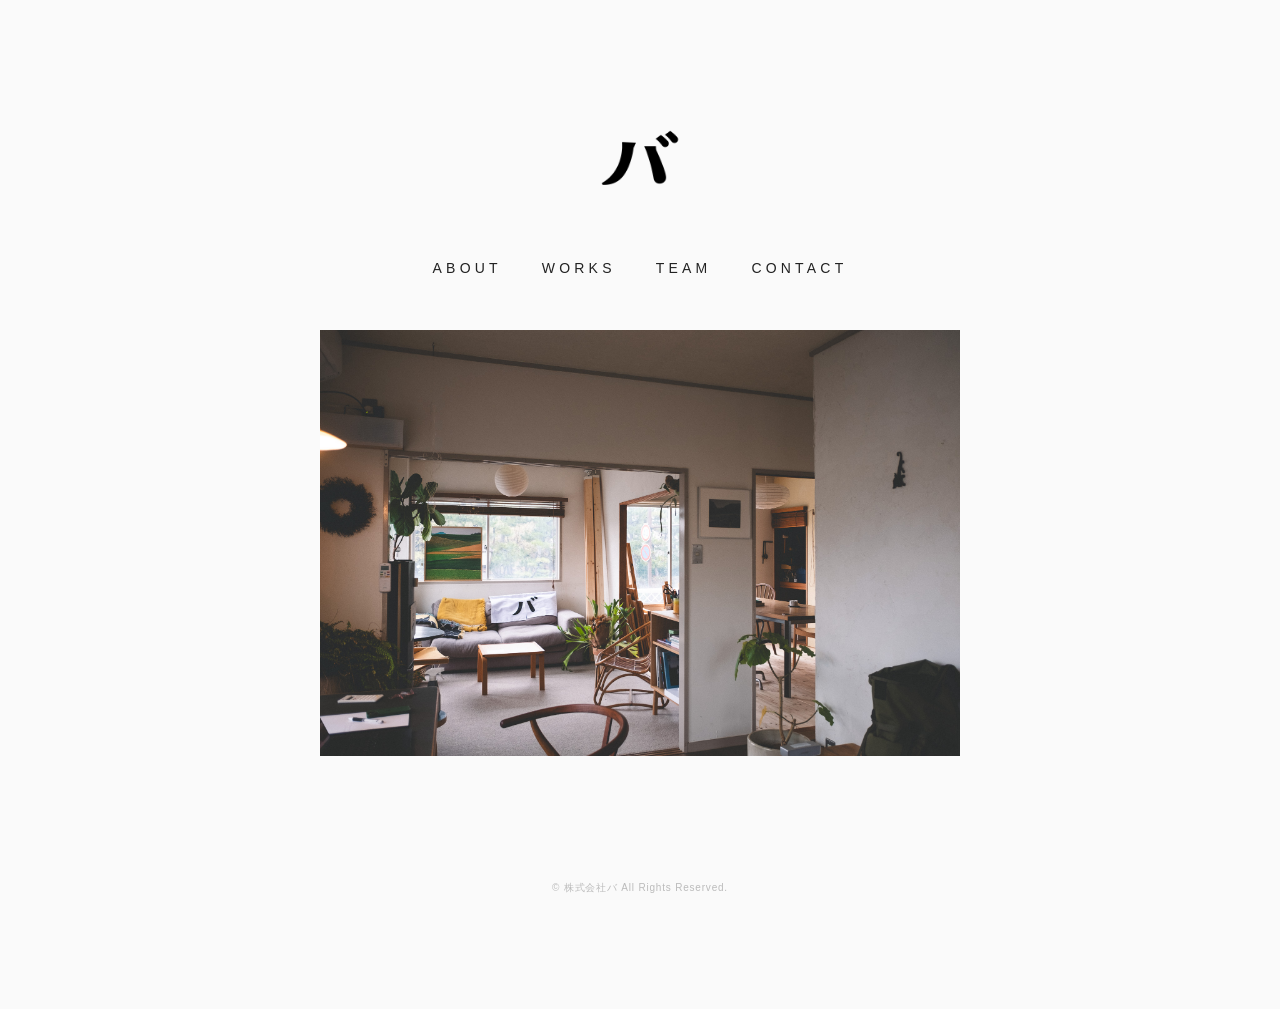
<file: index.html>
<!DOCTYPE html>
<html lang="ja">
<head>
    <meta charset="UTF-8">
    <meta name="viewport" content="width=device-width, initial-scale=1.0">
    <title>株式会社バ | ba inc.</title>

    <!-- ファビコン設定 -->
    <link rel="icon" href="favicon.ico" type="image/x-icon">
    
    <!-- OGP設定 (SNSシェア用) -->
    <meta property="og:url" content="https://banokoto.com/"> <!-- ※正式なURLが決まったらここを書き換えてください -->
    <meta property="og:type" content="website">
    <meta property="og:title" content="株式会社バ | ba inc.">
    <meta property="og:description" content="株式会社バは、世界にいい場を増やすための会社です。">
    <meta property="og:image" content="https://banokoto.com/og_image.png"> <!-- ※必ず絶対パス（URLから始まる形）にします -->
    <meta property="og:site_name" content="株式会社バ">
    <link rel="stylesheet" href="style.css">
</head>
<body class="top-page">

    <div class="container">
        
        <header class="site-header">
            <h1 class="site-logo">
                <a href="index.html"><img src="ba_logo_fix_CMYK.png" alt="株式会社バ"></a>
            </h1>
        </header>

        <nav class="site-nav">
            <ul>
                <li><a href="about.html">ABOUT</a></li>
                <li><a href="work.html">WORKS</a></li>
                <li><a href="team.html">TEAM</a></li>
                <li><a href="contact.html">CONTACT</a></li>
            </ul>
        </nav>

        <main class="top-main">
            <div class="main-image">
                <img src="DSCF3258.jpg" alt="バのアトリエ">
            </div>
        </main>

        <footer class="site-footer">
            <p>&copy; 株式会社バ All Rights Reserved.</p>
        </footer>

    </div>

</body>
</html>
</file>
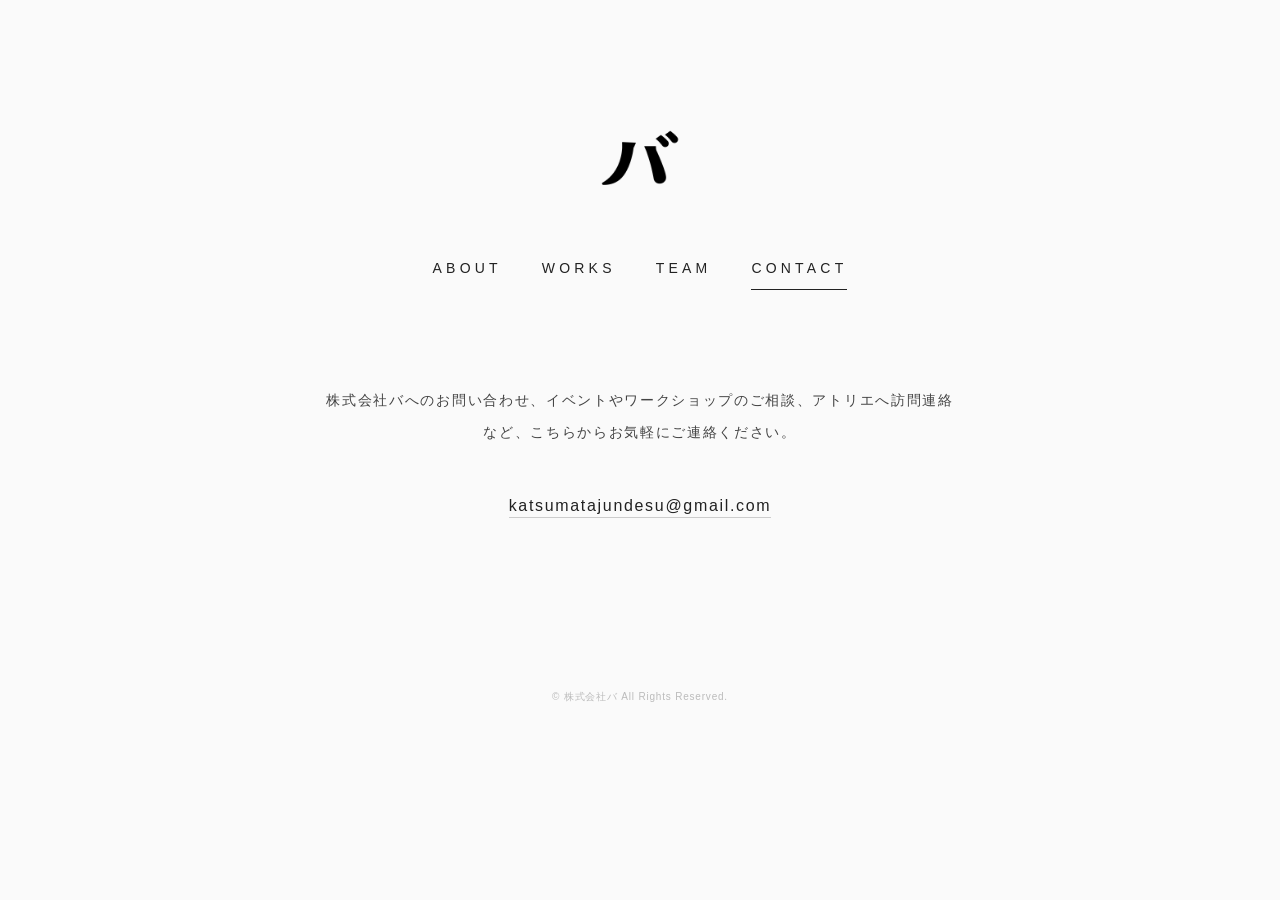
<file: contact.html>
<!DOCTYPE html>
<html lang="ja">
<head>
    <meta charset="UTF-8">
    <meta name="viewport" content="width=device-width, initial-scale=1.0">
    <title>CONTACT | 株式会社バ</title>
    <!-- ファビコン設定 -->
    <link rel="icon" href="favicon.ico" type="image/x-icon">
    
    <!-- OGP設定 (SNSシェア用) -->
    <meta property="og:url" content="https://banokoto.com/"> <!-- ※正式なURLが決まったらここを書き換えてください -->
    <meta property="og:type" content="website">
    <meta property="og:title" content="株式会社バ | ba inc.">
    <meta property="og:description" content="株式会社バは、世界にいい場を増やすための会社です。">
    <meta property="og:image" content="https://banokoto.com/og_image.png"> <!-- ※必ず絶対パス（URLから始まる形）にします -->
    <meta property="og:site_name" content="株式会社バ">
    <link rel="stylesheet" href="style.css">
</head>
<body>

    <div class="container">
        
        <header class="site-header">
            <h1 class="site-logo">
                <a href="index.html"><img src="ba_logo_fix_CMYK.png" alt="株式会社バ"></a>
            </h1>
        </header>

        <nav class="site-nav">
            <ul>
                <li><a href="about.html">ABOUT</a></li>
                <li><a href="work.html">WORKS</a></li>
                <li><a href="team.html">TEAM</a></li>
                <li><a href="contact.html" class="current">CONTACT</a></li>
            </ul>
        </nav>

        <main>
            <section class="section contact-section">
                <p>株式会社バへのお問い合わせ、イベントやワークショップのご相談、アトリエへ訪問連絡など、こちらからお気軽にご連絡ください。</p>
                <div class="email">
                    <a href="mailto:katsumatajundesu@gmail.com">katsumatajundesu@gmail.com</a>
                </div>
            </section>
        </main>

        <footer class="site-footer">
            <p>&copy; 株式会社バ All Rights Reserved.</p>
        </footer>

    </div>

</body>
</html>
</file>
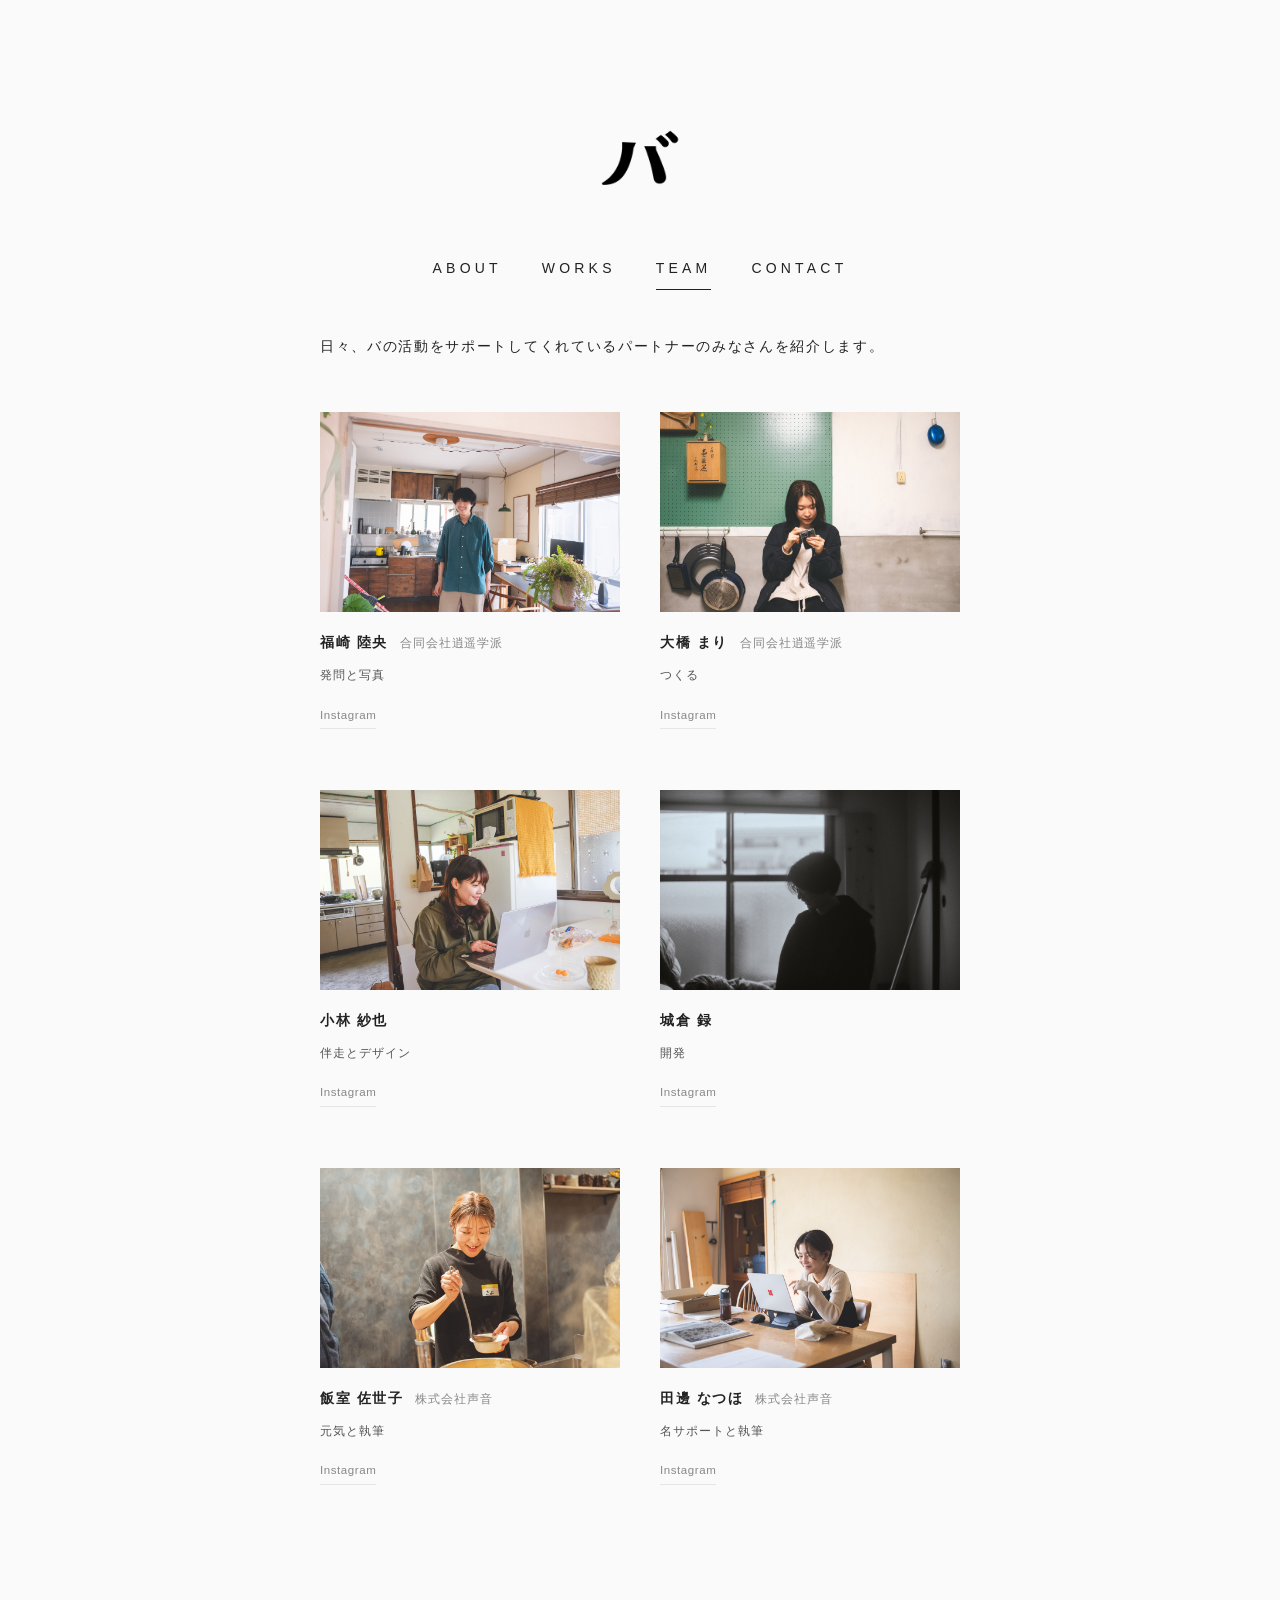
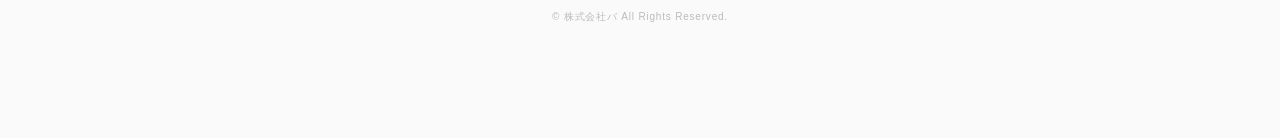
<file: team.html>
<!DOCTYPE html>
<html lang="ja">
<head>
    <meta charset="UTF-8">
    <meta name="viewport" content="width=device-width, initial-scale=1.0">
    <title>TEAM | 株式会社バ</title>
    <!-- ファビコン設定 -->
    <link rel="icon" href="favicon.ico" type="image/x-icon">
    
    <!-- OGP設定 (SNSシェア用) -->
    <meta property="og:url" content="https://banokoto.com/"> <!-- ※正式なURLが決まったらここを書き換えてください -->
    <meta property="og:type" content="website">
    <meta property="og:title" content="株式会社バ | ba inc.">
    <meta property="og:description" content="株式会社バは、世界にいい場を増やすための会社です。">
    <meta property="og:image" content="https://banokoto.com/og_image.png"> <!-- ※必ず絶対パス（URLから始まる形）にします -->
    <meta property="og:site_name" content="株式会社バ">
    <link rel="stylesheet" href="style.css">
</head>
<body>

    <div class="container">
        
        <!-- ヘッダー / ロゴ -->
        <header class="site-header">
            <h1 class="site-logo">
                <a href="index.html"><img src="ba_logo_fix_CMYK.png" alt="株式会社バ"></a>
            </h1>
        </header>

        <!-- ナビゲーションメニュー -->
        <nav class="site-nav">
            <ul>
                <li><a href="about.html">ABOUT</a></li>
                <li><a href="work.html">WORKS</a></li>
                <li><a href="team.html" class="current">TEAM</a></li>
                <li><a href="contact.html">CONTACT</a></li>
            </ul>
        </nav>

        <!-- メインコンテンツ -->
        <main>
            <section class="section team-section">
                
                <!-- 導入文 -->
                <div class="team-statement">
                    <p>日々、バの活動をサポートしてくれているパートナーのみなさんを紹介します。</p>
                </div>

                <!-- 2列のグリッドコンテナ -->
                <div class="team-grid">
                    
                    <!-- 福崎 陸央 さん -->
                    <div class="member-card">
                        <div class="member-image">
                            <img src="DSCF3885.jpg" alt="福崎 陸央" onerror="this.style.display='none'; this.parentNode.className='member-image dummy-photo';">
                        </div>
                        <div class="member-info">
                            <!-- 名前の右脇に所属を並べる块 -->
                            <div class="member-title-wrap">
                                <span class="member-name">福崎 陸央</span>
                                <span class="member-affiliation">合同会社逍遥学派</span>
                            </div>
                            <p class="member-role">発問と写真</p>
                            <p class="member-sns"><a href="https://www.instagram.com/fukinoto_u/" target="_blank" rel="noopener">Instagram</a></p>
                        </div>
                    </div>

                    <!-- 大橋 まり さん -->
                    <div class="member-card">
                        <div class="member-image">
                            <img src="DSC07316.jpg" alt="大橋 まり" onerror="this.style.display='none'; this.parentNode.className='member-image dummy-photo';">
                        </div>
                        <div class="member-info">
                            <div class="member-title-wrap">
                                <span class="member-name">大橋 まり</span>
                                <span class="member-affiliation">合同会社逍遥学派</span>
                            </div>
                            <p class="member-role">つくる</p>
                            <p class="member-sns"><a href="https://www.instagram.com/m.k_playlist/" target="_blank" rel="noopener">Instagram</a></p>
                        </div>
                    </div>

                    <!-- 小林 紗也 さん -->
                    <div class="member-card">
                        <div class="member-image">
                            <img src="DSCF3557.jpg" alt="小林 紗也" onerror="this.style.display='none'; this.parentNode.className='member-image dummy-photo';">
                        </div>
                        <div class="member-info">
                            <div class="member-title-wrap">
                                <span class="member-name">小林 紗也</span>
                                <span class="member-role"></span> <!-- ※役割を修正漏れしていました、大変失礼しました -->
                            </div>
                            <p class="member-role">伴走とデザイン</p>
                            <p class="member-sns"><a href="https://www.instagram.com/sayaiamy/" target="_blank" rel="noopener">Instagram</a></p>
                        </div>
                    </div>

                    <!-- 城倉 録 さん -->
                    <div class="member-card">
                        <div class="member-image">
                            <img src="S__17244162.jpg" alt="城倉 録" onerror="this.style.display='none'; this.parentNode.className='member-image dummy-photo';">
                        </div>
                        <div class="member-info">
                            <div class="member-title-wrap">
                                <span class="member-name">城倉 録</span>
                                <span class="member-affiliation"></span>
                            </div>
                            <p class="member-role">開発</p>
                            <p class="member-sns"><a href="https://www.instagram.com/roku.j/" target="_blank" rel="noopener">Instagram</a></p>
                        </div>
                    </div>

                    <!-- 飯室 佐世子 さん -->
                    <div class="member-card">
                        <div class="member-image">
                            <img src="DSC09309.jpg" alt="飯室 佐世子" onerror="this.style.display='none'; this.parentNode.className='member-image dummy-photo';">
                        </div>
                        <div class="member-info">
                            <div class="member-title-wrap">
                                <span class="member-name">飯室 佐世子</span>
                                <span class="member-affiliation">株式会社声音</span>
                            </div>
                            <p class="member-role">元気と執筆</p>
                            <p class="member-sns"><a href="https://www.instagram.com/sayoko_iimuro/" target="_blank" rel="noopener">Instagram</a></p>
                        </div>
                    </div>

                    <!-- 田邊 なつほ さん -->
                    <div class="member-card">
                        <div class="member-image">
                            <img src="DSC08395.jpg" alt="田邊 なつほ" onerror="this.style.display='none'; this.parentNode.className='member-image dummy-photo';">
                        </div>
                        <div class="member-info">
                            <div class="member-title-wrap">
                                <span class="member-name">田邊 なつほ</span>
                                <span class="member-affiliation">株式会社声音</span>
                            </div>
                            <p class="member-role">名サポートと執筆</p>
                            <p class="member-sns"><a href="https://www.instagram.com/wim.13/" target="_blank" rel="noopener">Instagram</a></p>
                        </div>
                    </div>

                </div>
            </section>
        </main>

        <footer class="site-footer">
            <p>&copy; 株式会社バ All Rights Reserved.</p>
        </footer>

    </div>

</body>
</html>
</file>
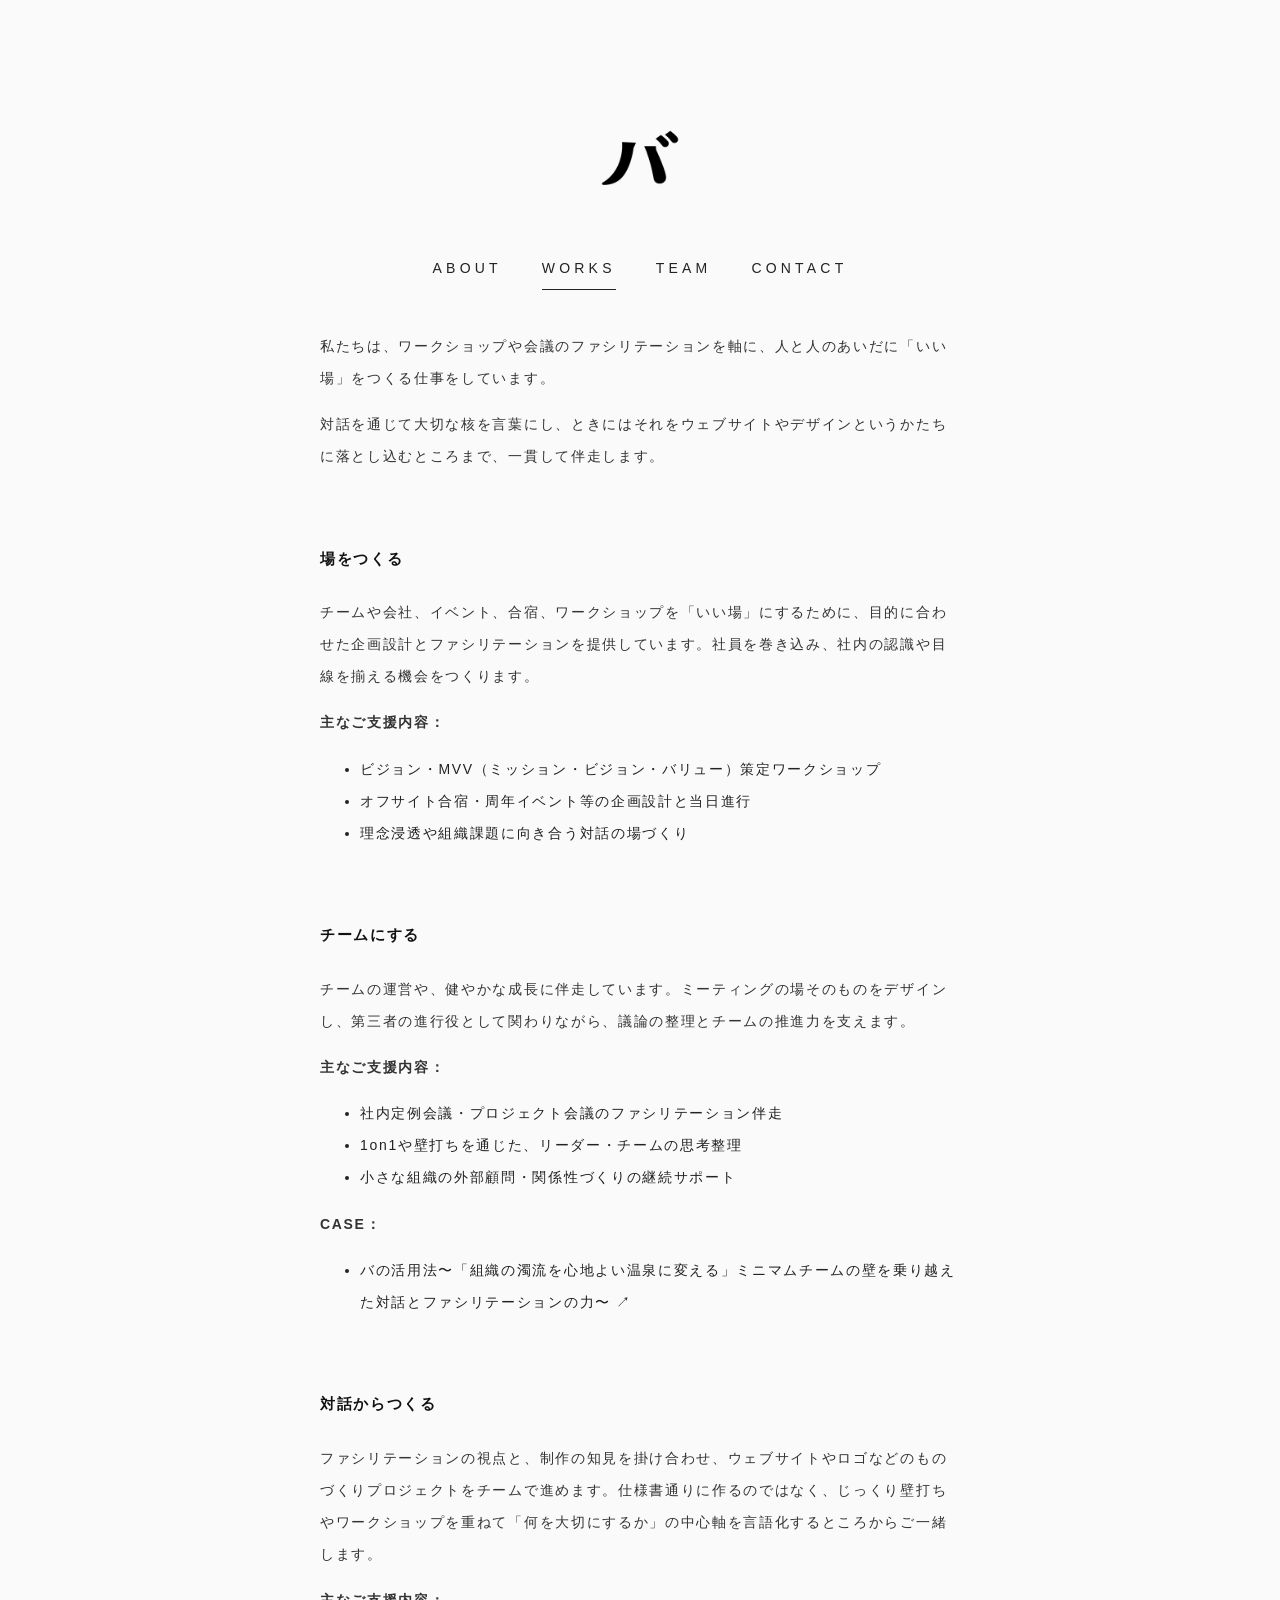
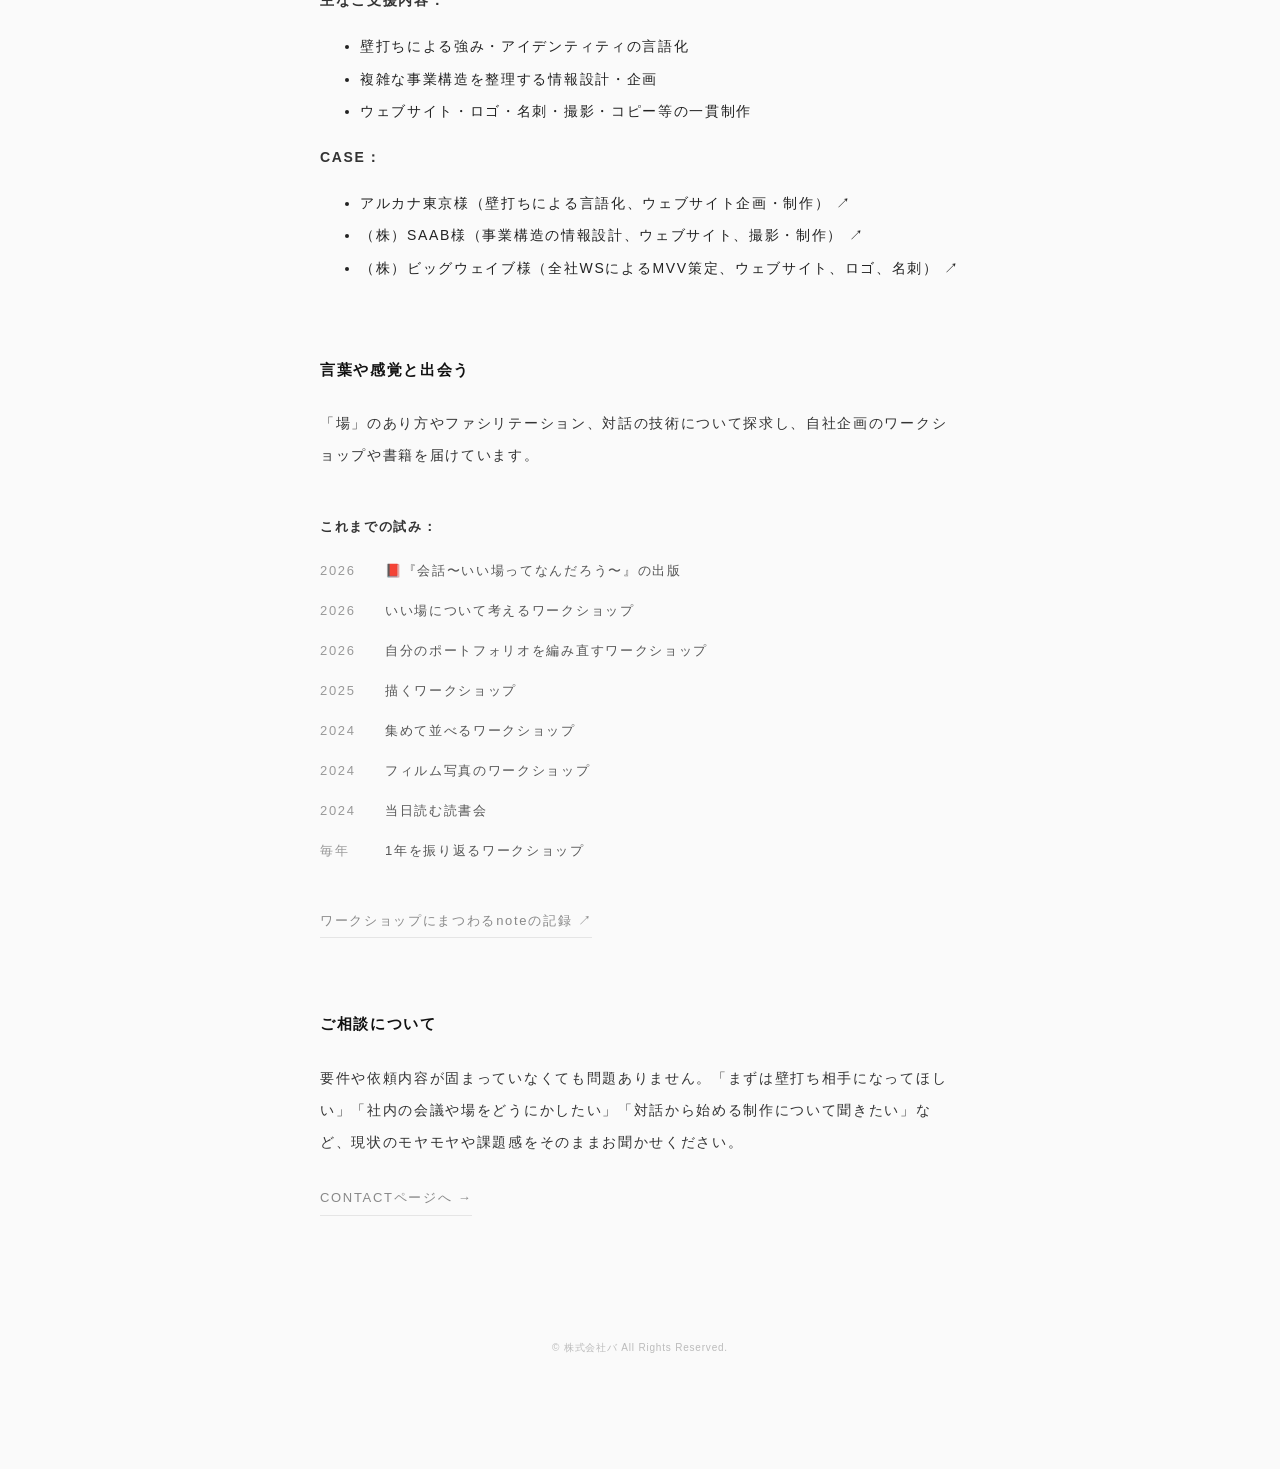
<file: work.html>
<!DOCTYPE html>
<html lang="ja">
<head>
    <meta charset="UTF-8">
    <meta name="viewport" content="width=device-width, initial-scale=1.0">
    <title>WORK | 株式会社バ</title>
    <!-- ファビコン設定 -->
    <link rel="icon" href="favicon.ico" type="image/x-icon">
    
    <!-- OGP設定 (SNSシェア用) -->
    <meta property="og:url" content="https://banokoto.com/work.html">
    <meta property="og:type" content="website">
    <meta property="og:title" content="WORK | 株式会社バ">
    <meta property="og:description" content="株式会社バは、世界にいい場を増やすための会社です。">
    <meta property="og:image" content="https://banokoto.com/og_image.png">
    <meta property="og:site_name" content="株式会社バ">
    <link rel="stylesheet" href="style.css">
</head>
<body>

    <div class="container">
        
        <!-- ヘッダー / ロゴ -->
        <header class="site-header">
            <h1 class="site-logo">
                <a href="index.html"><img src="ba_logo_fix_CMYK.png" alt="株式会社バ"></a>
            </h1>
        </header>

        <!-- ナビゲーションメニュー -->
        <nav class="site-nav">
            <ul>
                <li><a href="about.html">ABOUT</a></li>
                <li><a href="work.html" class="current">WORKS</a></li>
                <li><a href="team.html">TEAM</a></li>
                <li><a href="contact.html">CONTACT</a></li>
            </ul>
        </nav>

        <!-- メインコンテンツ -->
        <main>
            <section class="section work-section">

                <!-- リード文 -->
                <div class="work-item">
                    <p>私たちは、ワークショップや会議のファシリテーションを軸に、人と人のあいだに「いい場」をつくる仕事をしています。</p>
                    <p>対話を通じて大切な核を言葉にし、ときにはそれをウェブサイトやデザインというかたちに落とし込むところまで、一貫して伴走します。</p>
                </div>

                <!-- 1. 場をつくる -->
                <div class="work-item">
                    <h3>場をつくる</h3>
                    <p>チームや会社、イベント、合宿、ワークショップを「いい場」にするために、目的に合わせた企画設計とファシリテーションを提供しています。社員を巻き込み、社内の認識や目線を揃える機会をつくります。</p>
                    <p class="links-lead">主なご支援内容：</p>
                    <ul>
                        <li>ビジョン・MVV（ミッション・ビジョン・バリュー）策定ワークショップ</li>
                        <li>オフサイト合宿・周年イベント等の企画設計と当日進行</li>
                        <li>理念浸透や組織課題に向き合う対話の場づくり</li>
                    </ul>
                </div>

                <!-- 2. チームにする -->
                <div class="work-item">
                    <h3>チームにする</h3>
                    <p>チームの運営や、健やかな成長に伴走しています。ミーティングの場そのものをデザインし、第三者の進行役として関わりながら、議論の整理とチームの推進力を支えます。</p>
                    <p class="links-lead">主なご支援内容：</p>
                    <ul>
                        <li>社内定例会議・プロジェクト会議のファシリテーション伴走</li>
                        <li>1on1や壁打ちを通じた、リーダー・チームの思考整理</li>
                        <li>小さな組織の外部顧問・関係性づくりの継続サポート</li>
                    </ul>
                    <p class="links-lead">CASE：</p>
                    <ul>
                        <li><a href="https://note.com/banokoto/n/n7c2554547b53" target="_blank" rel="noopener">バの活用法〜「組織の濁流を心地よい温泉に変える」ミニマムチームの壁を乗り越えた対話とファシリテーションの力〜 ↗</a></li>
                    </ul>
                </div>

                <!-- 3. 対話からつくる -->
                <div class="work-item">
                    <h3>対話からつくる</h3>
                    <p>ファシリテーションの視点と、制作の知見を掛け合わせ、ウェブサイトやロゴなどのものづくりプロジェクトをチームで進めます。仕様書通りに作るのではなく、じっくり壁打ちやワークショップを重ねて「何を大切にするか」の中心軸を言語化するところからご一緒します。</p>
                    <p class="links-lead">主なご支援内容：</p>
                    <ul>
                        <li>壁打ちによる強み・アイデンティティの言語化</li>
                        <li>複雑な事業構造を整理する情報設計・企画</li>
                        <li>ウェブサイト・ロゴ・名刺・撮影・コピー等の一貫制作</li>
                    </ul>
                    <p class="links-lead">CASE：</p>
                    <ul>
                        <li><a href="https://arcana.co.jp" target="_blank" rel="noopener">アルカナ東京様（壁打ちによる言語化、ウェブサイト企画・制作） ↗</a></li>
                        <li><a href="https://saab-group.jp" target="_blank" rel="noopener">（株）SAAB様（事業構造の情報設計、ウェブサイト、撮影・制作） ↗</a></li>
                        <li><a href="https://www.big-wave.co.jp/" target="_blank" rel="noopener">（株）ビッグウェイブ様（全社WSによるMVV策定、ウェブサイト、ロゴ、名刺） ↗</a></li>
                    </ul>
                </div>

                <!-- 4. 言葉や感覚と出会う -->
                <div class="work-item">
                    <h3>言葉や感覚と出会う</h3>
                    <p>「場」のあり方やファシリテーション、対話の技術について探求し、自社企画のワークショップや書籍を届けています。</p>
                    <p class="workshop-lead">これまでの試み：</p>
                    <ul class="workshop-list">
                        <li><span>2026</span>📕『会話〜いい場ってなんだろう〜』の出版</li>
                        <li><span>2026</span>いい場について考えるワークショップ</li>
                        <li><span>2026</span>自分のポートフォリオを編み直すワークショップ</li>
                        <li><span>2025</span>描くワークショップ</li>
                        <li><span>2024</span>集めて並べるワークショップ</li>
                        <li><span>2024</span>フィルム写真のワークショップ</li>
                        <li><span>2024</span>当日読む読書会</li>
                        <li><span>毎年</span>1年を振り返るワークショップ</li>
                    </ul>

                    <div class="work-note-link" style="margin-top: 4rem; font-size: 1.3rem;">
                        <a href="https://note.com/katsumatajun/m/mfc8e1dc15a57" target="_blank" rel="noopener" style="color: #888888; border-bottom: 1px solid #e5e5e5; display: inline-block; padding-bottom: 0.2rem;">
                            ワークショップにまつわるnoteの記録 ↗
                        </a>
                    </div>
                </div>

                <!-- 5. ご相談について -->
                <div class="work-item">
                    <h3>ご相談について</h3>
                    <p>要件や依頼内容が固まっていなくても問題ありません。「まずは壁打ち相手になってほしい」「社内の会議や場をどうにかしたい」「対話から始める制作について聞きたい」など、現状のモヤモヤや課題感をそのままお聞かせください。</p>
                    <div class="work-note-link" style="margin-top: 2.5rem; font-size: 1.3rem;">
                        <a href="contact.html" style="color: #888888; border-bottom: 1px solid #e5e5e5; display: inline-block; padding-bottom: 0.2rem;">
                            CONTACTページへ →
                        </a>
                    </div>
                </div>

            </section>
        </main>

        <footer class="site-footer">
            <p>&copy; 株式会社バ All Rights Reserved.</p>
        </footer>

    </div>

</body>
</html>
</file>
<file: style.css>
@charset "UTF-8";

/* ==========================================================================
   全体設計（ベース・余白・洗練されたモダンゴシック）
   ========================================================================== */
html {
    font-size: 62.5%;
}

body {
    margin: 0;
    padding: 0;
    background-color: #fafafa; /* 僅かに温かみのある白 */
    color: #222222; /* 柔らかい墨色 */
    font-family: -apple-system, BlinkMacSystemFont, "Helvetica Neue", "Segoe UI", "Hiragino Kaku Gothic ProN", "Hiragino Sans", Meiryo, sans-serif;
    font-size: 1.4rem;
    line-height: 2.3;
    letter-spacing: 0.12em; /* 全体の文字間を広く */
    -webkit-font-smoothing: antialiased;
}

a {
    color: #222222;
    text-decoration: none;
    transition: color 0.3s, border-color 0.3s;
}
a:hover {
    color: #888888;
}

/* タイトなセンターコンテナ */
.container {
    max-width: 640px;
    margin: 0 auto;
    padding: 10rem 4rem; /* 上下に心地いい余白 */
    position: relative;
}

/* ==========================================================================
   ヘッダー ＆ ナビゲーション（ロゴとメニュー）
   ========================================================================== */
.site-header {
    text-align: center;
    margin-bottom: 2.5rem; /* ロゴからメニューまでの間隔 */
}

.site-logo img {
    width: 100px; /* ロゴのサイズ */
    height: auto;
    display: inline-block;
}

/* ナビゲーション：ロゴのすぐ下にすっきりと横並び */
.site-nav {
    text-align: center;
    margin-bottom: 4rem; /* メニューからコンテンツ（または写真）までの余白 */
}
.site-nav ul {
    list-style: none;
    padding: 0;
    margin: 0;
    display: flex;
    justify-content: center;
    gap: 4rem; /* メニュー同士の間隔 */
}
.site-nav a {
    font-size: 1.4rem;
    font-weight: 500;   /* 少し太め（Medium） */
    letter-spacing: 0.3em; /* 文字間を贅沢に広げて美しく */
    color: #222222;    /* 最初から黒（墨色） */
    padding-bottom: 0.5rem;
    border-bottom: 1px solid transparent;
    display: inline-block;
}
.site-nav a:hover {
    color: #888888;
    border-bottom: 1px solid #e5e5e5; /* ホバーした時に静かに薄い下線を出す */
}
/* 現在地の下線 */
.site-nav a.current {
    color: #222222;
    border-bottom: 1px solid #222222; /* 現在いるページにはしっかり下線を引く */
}

/* ==========================================================================
   トップページ専用スタイル（ロゴ → メニュー → 写真）
   ========================================================================== */
.top-main .main-image {
    width: 100%;
    overflow: hidden;
    margin-bottom: 2rem;
}
.top-main .main-image img {
    width: 100%;
    height: auto;
    display: block;
    object-fit: cover;
}

/* ==========================================================================
   下層コンテンツ：ABOUT
   ========================================================================== */
.about-section .statement {
    margin-bottom: 4rem;
}

/* ABOUTページ内のアトリエ写真の設定 */
.about-image {
    width: 100%;
    margin-bottom: 5rem;
    overflow: hidden;
}
.about-image img {
    width: 100%;
    height: auto;
    display: block;
    object-fit: cover;
}

/* 「事業内容」「CEO」の見出し調整（大きすぎず、静かに佇むサイズ） */
.about-block {
    margin-top: 5rem;
}
.about-block h3 {
    font-size: 1.4rem; /* 本文と同じサイズに設定 */
    font-weight: 700;   /* 太さだけで見出しであることを認識させる */
    margin: 0 0 2rem 0;
    letter-spacing: 0.15em;
    color: #111111;
}

.ba-list {
    list-style: none;
    padding: 0;
    margin: 0;
}
.ba-list li {
    position: relative;
    padding-left: 1.8rem;
    margin-bottom: 1rem;
    color: #333333;
}
.ba-list li::before {
    content: "・";
    position: absolute;
    left: 0;
}

/* CEOブロック（勝股さんのお写真サイズを制御） */
.ceo-block .ceo-name {
    font-weight: 700;
    margin-bottom: 1.5rem;
}
.ceo-image {
    max-width: 280px; /* 大きくなりすぎないようにサイズを制限 */
    aspect-ratio: 3 / 2; /* 3:2の比率で綺麗にトリミング */
    margin-bottom: 2rem;
    overflow: hidden;
}
.ceo-image img {
    width: 100%;
    height: 100%;
    display: block;
    object-fit: cover;
    object-position: center;
}
.ceo-block .ceo-profile {
    color: #333333;
    margin: 0;
}

/* ==========================================================================
   下層コンテンツ：WORK
   ========================================================================== */
.work-item {
    margin-bottom: 7rem;
}
.work-item:last-child {
    margin-bottom: 0;
}
.work-item h3 {
    font-size: 1.45rem;
    font-weight: 700;
    margin-bottom: 2rem;
    color: #111111;
}
.work-item p {
    color: #333333;
}

/* 実績リンクの装飾設定（新設） */
.work-links {
    margin-top: 3.5rem;
    font-size: 1.3rem;
    color: #555555;
}
.links-lead {
    margin-bottom: 1rem;
    font-weight: 700;
    color: #555555;
}
.work-links ul {
    list-style: none;
    padding: 0;
    margin: 0;
}
.work-links li {
    margin-bottom: 1.2rem;
}
.work-links a {
    color: #666666;
    border-bottom: 1px solid #e5e5e5;
    display: inline-block;
    padding-bottom: 0.1rem;
}
.work-links a:hover {
    color: #222222;
    border-bottom-color: #222222;
}

/* ワークショップ一覧の装飾設定 */
.workshop-lead {
    margin-top: 4rem;
    margin-bottom: 1.5rem;
    font-size: 1.3rem;
    font-weight: 700;
    color: #555555;
}
.workshop-list {
    list-style: none;
    padding: 0;
    margin: 0;
    font-size: 1.3rem;
    color: #555555;
}
.workshop-list li {
    margin-bottom: 1rem;
}
.workshop-list li span {
    display: inline-block;
    width: 6.5rem;
    color: #999999;
    font-weight: 500;
}

/* ==========================================================================
   下層コンテンツ：TEAM（2列のミニマルグリッド・所属新設版）
   ========================================================================== */
.team-section {
    margin-top: 4rem;
}

.team-statement {
    margin-bottom: 5rem;
}

.team-grid {
    display: flex;
    flex-wrap: wrap;
    gap: 6rem 4rem;
}

.member-card {
    width: calc(50% - 2rem); 
    text-align: left;
}

.member-image {
    width: 100%;
    aspect-ratio: 3 / 2; /* 縦横比を常に 3:2（横長）に固定 */
    margin-bottom: 1.5rem;
    overflow: hidden;
    position: relative;
    background-color: #eaeaea;
}
.member-image img {
    width: 100%;
    height: 100%;
    display: block;
    object-fit: cover;
    object-position: center;
}

.dummy-photo {
    aspect-ratio: 3 / 2;
    background-color: #eaeaea; 
}

/* 名前の右脇に「所属」を回り込ませる設定 */
.member-title-wrap {
    display: flex;
    align-items: baseline; /* 文字の下端を揃える */
    flex-wrap: wrap;       /* 画面幅が狭い時は自然に折り返す */
    gap: 1.2rem;           /* 名前と所属の間の心地いい余白 */
    margin-bottom: 0.4rem;
}

.member-name {
    font-size: 1.35rem;
    font-weight: 700;
    letter-spacing: 0.12em;
    display: inline-block;
}

/* 右脇の所属：お名前より少し小ぶりで、静かな薄い墨色 */
.member-affiliation {
    font-size: 1.15rem;
    color: #888888;
    letter-spacing: 0.08em;
    display: inline-block;
}

/* その下の役割：日常の体温が伝わる標準的な墨色 */
.member-role {
    font-size: 1.2rem;
    color: #555555;
    margin: 0 0 0.8rem 0;
    letter-spacing: 0.08em;
}

.member-sns {
    margin: 0;
}
.member-sns a {
    font-size: 1.15rem;
    color: #888888;
    border-bottom: 1px solid #e5e5e5;
    display: inline-block;
    letter-spacing: 0.05em;
}
.member-sns a:hover {
    color: #222222;
    border-bottom-color: #222222;
}

/* ==========================================================================
   CONTACT ＆ FOOTER
   ========================================================================== */
.contact-section {
    text-align: center;
    padding: 4rem 0;
}
.contact-section p {
    color: #444444;
}
.contact-section .email {
    font-size: 1.6rem;
    margin-top: 4rem;
}
.contact-section .email a {
    font-weight: 500;
    border-bottom: 1px solid #cccccc;
    padding-bottom: 0.3rem;
}
.contact-section .email a:hover {
    border-bottom-color: #222222;
}

.site-footer {
    text-align: center;
    margin-top: 12rem;
    font-size: 1.0rem;
    color: #bbbbbb;
    letter-spacing: 0.08em;
}

/* ==========================================================================
   モバイル対応（iPhone 12 miniなどのコンパクトなスマホにも完全対応）
   ========================================================================== */
@media (max-width: 600px) {
    .container {
        padding: 6rem 2.5rem;
    }
    .site-header {
        margin-bottom: 2.0rem;
    }
    .site-nav {
        margin-bottom: 4rem;
        width: 100%;
    }
    .site-nav ul {
        display: flex;
        justify-content: space-between; /* 画面幅に合わせて均等に配置 */
        gap: 0; /* gapによる固定値の押し出しを防ぐ */
        padding: 0 0.5rem; /* 両端に気持ちだけ余白を確保 */
    }
    .site-nav a {
        font-size: 1.25rem; /* 1.4remから少しだけコンパクトに調整 */
        letter-spacing: 0.15em; /* 字間を贅沢に広げつつ、スマホでもはみ出さないバランスに */
    }
    
    .team-grid {
        gap: 5rem 0;
    }
    .member-card {
        width: 100%;
    }
    
    body {
        font-size: 1.35rem;
        line-height: 2.1;
    }
}
</file>
